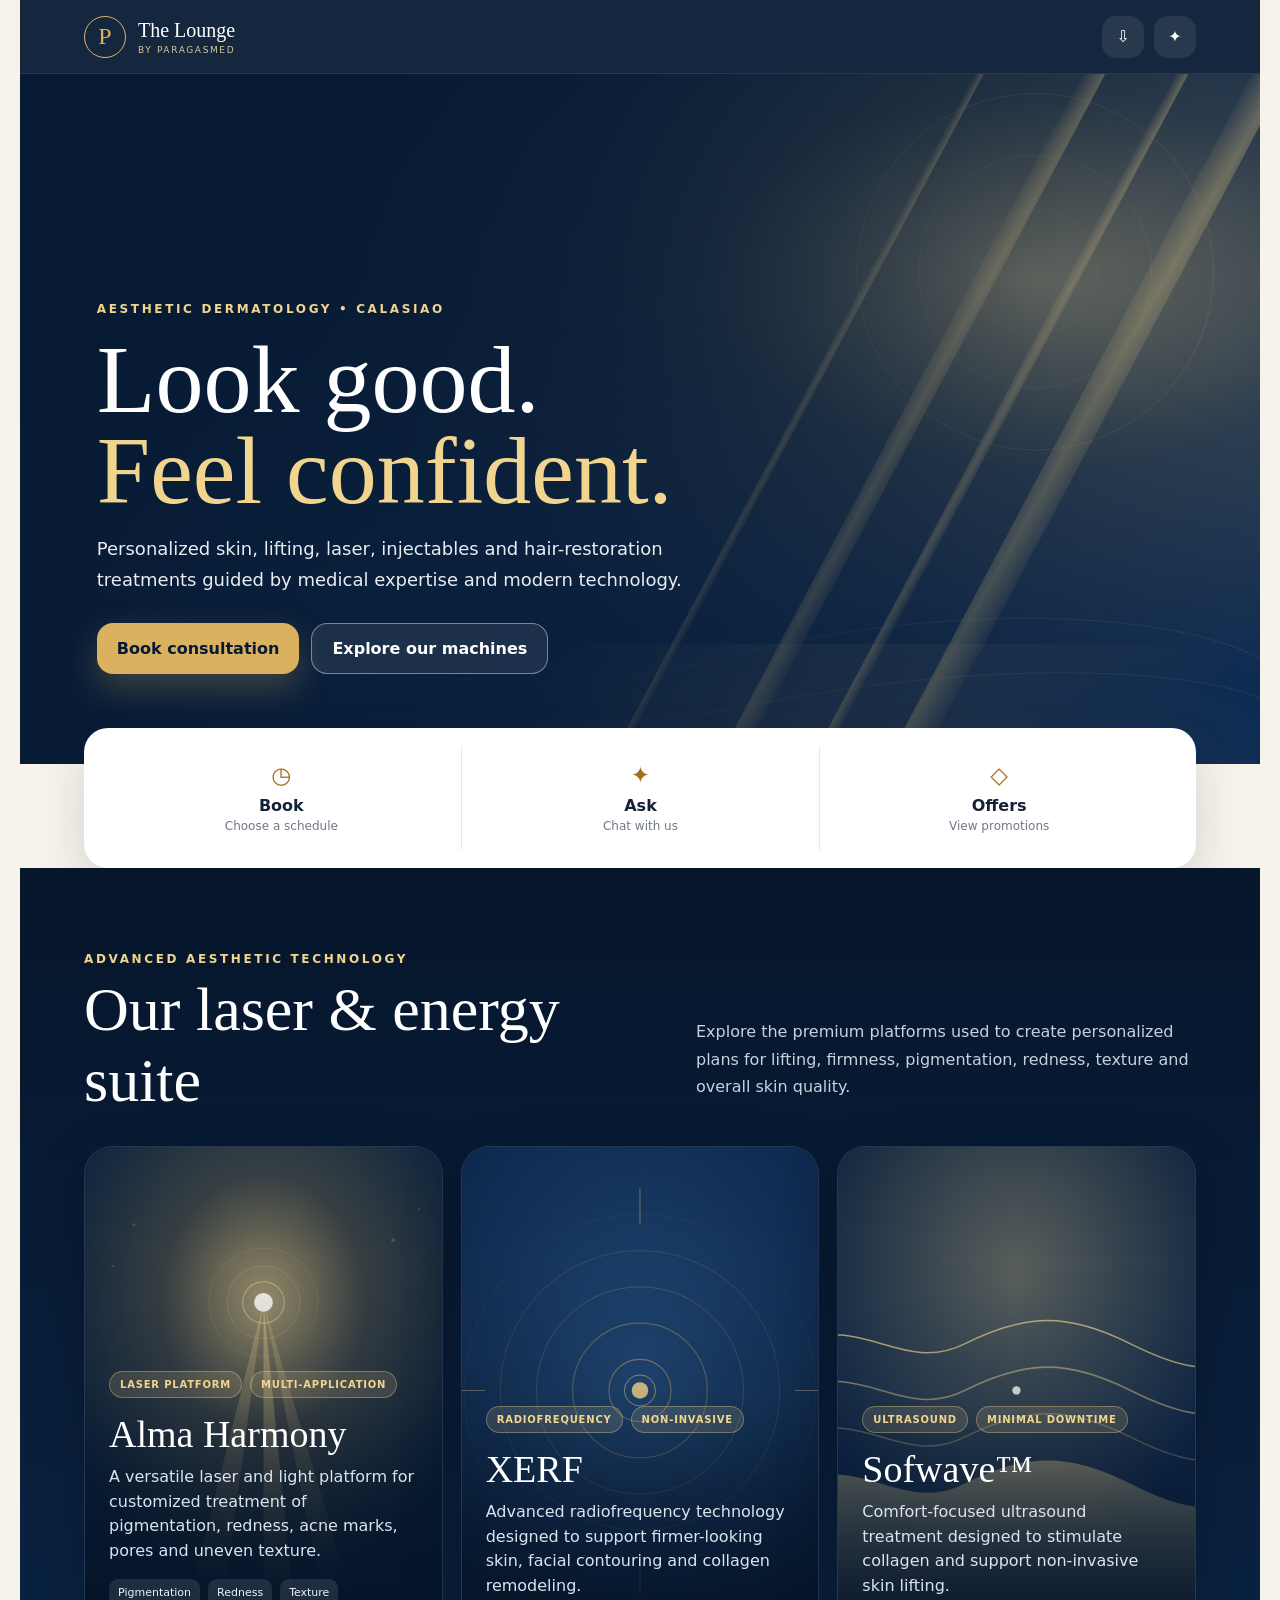
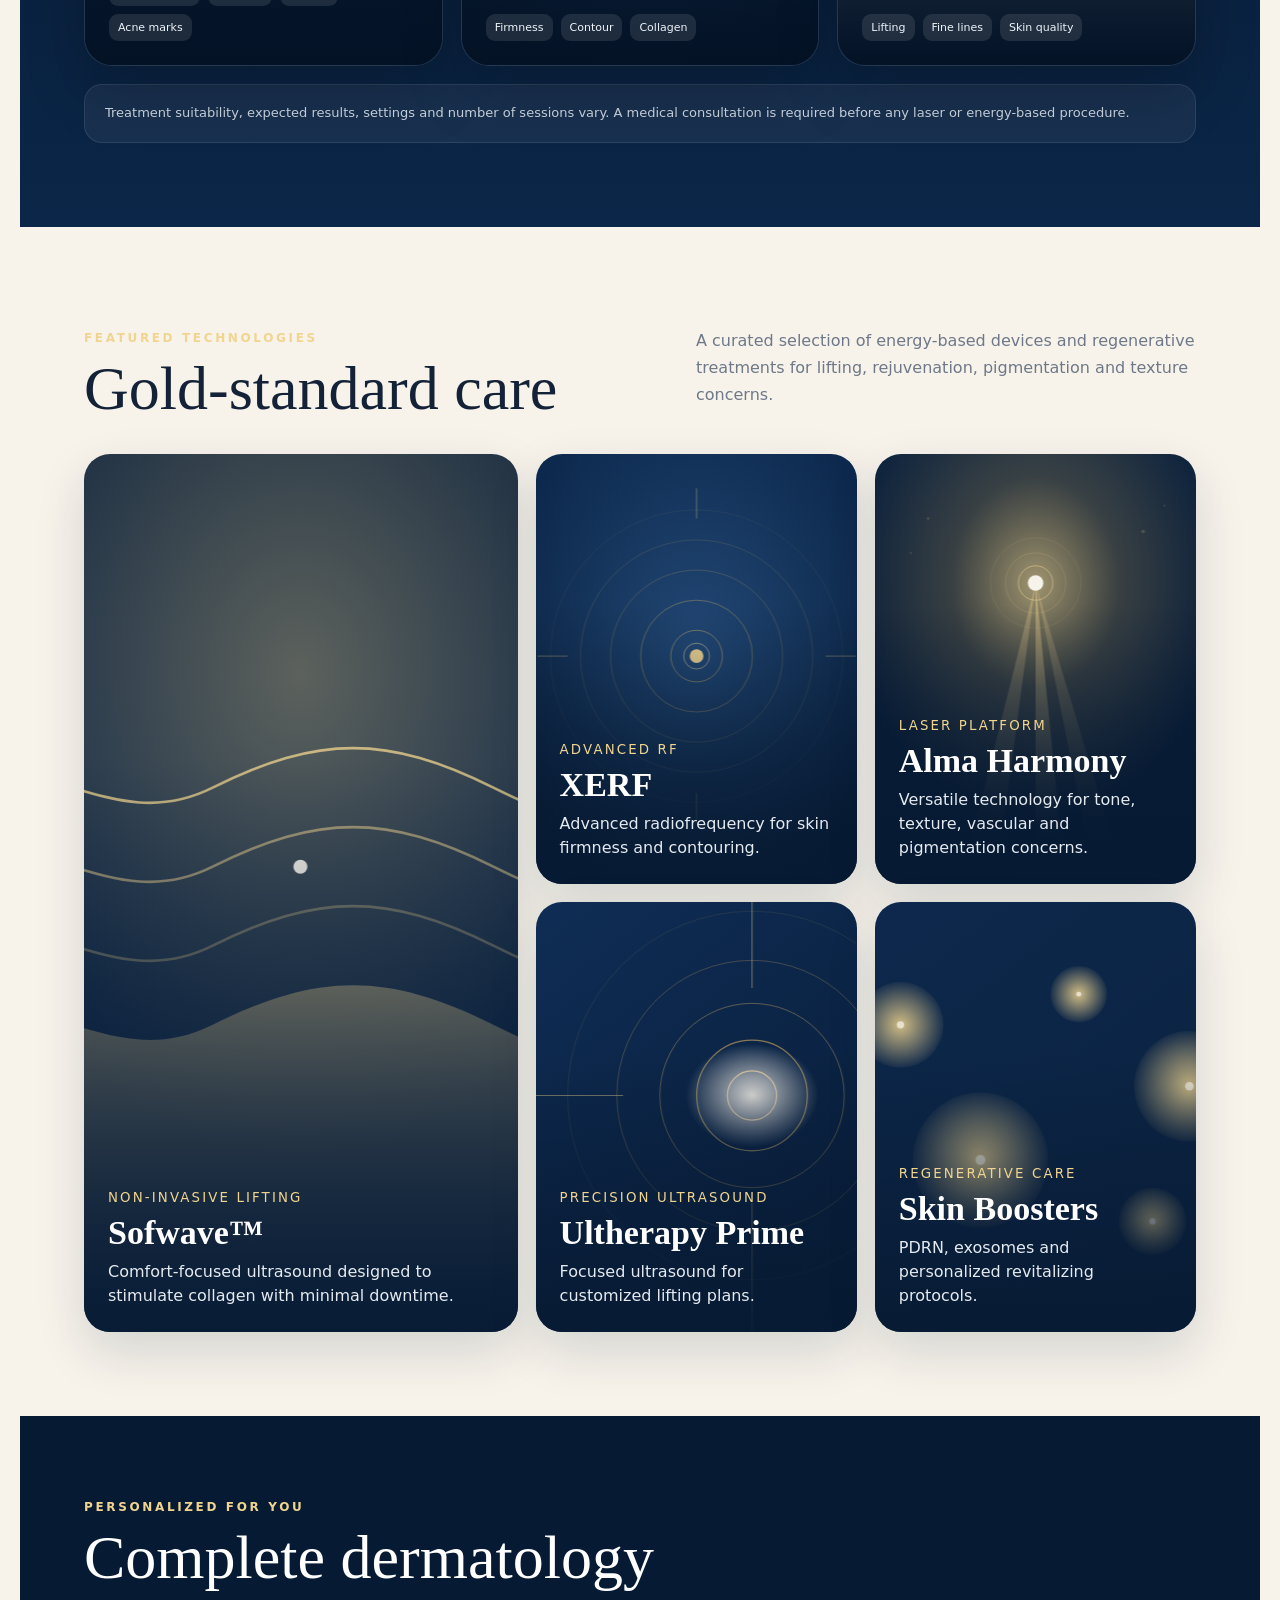
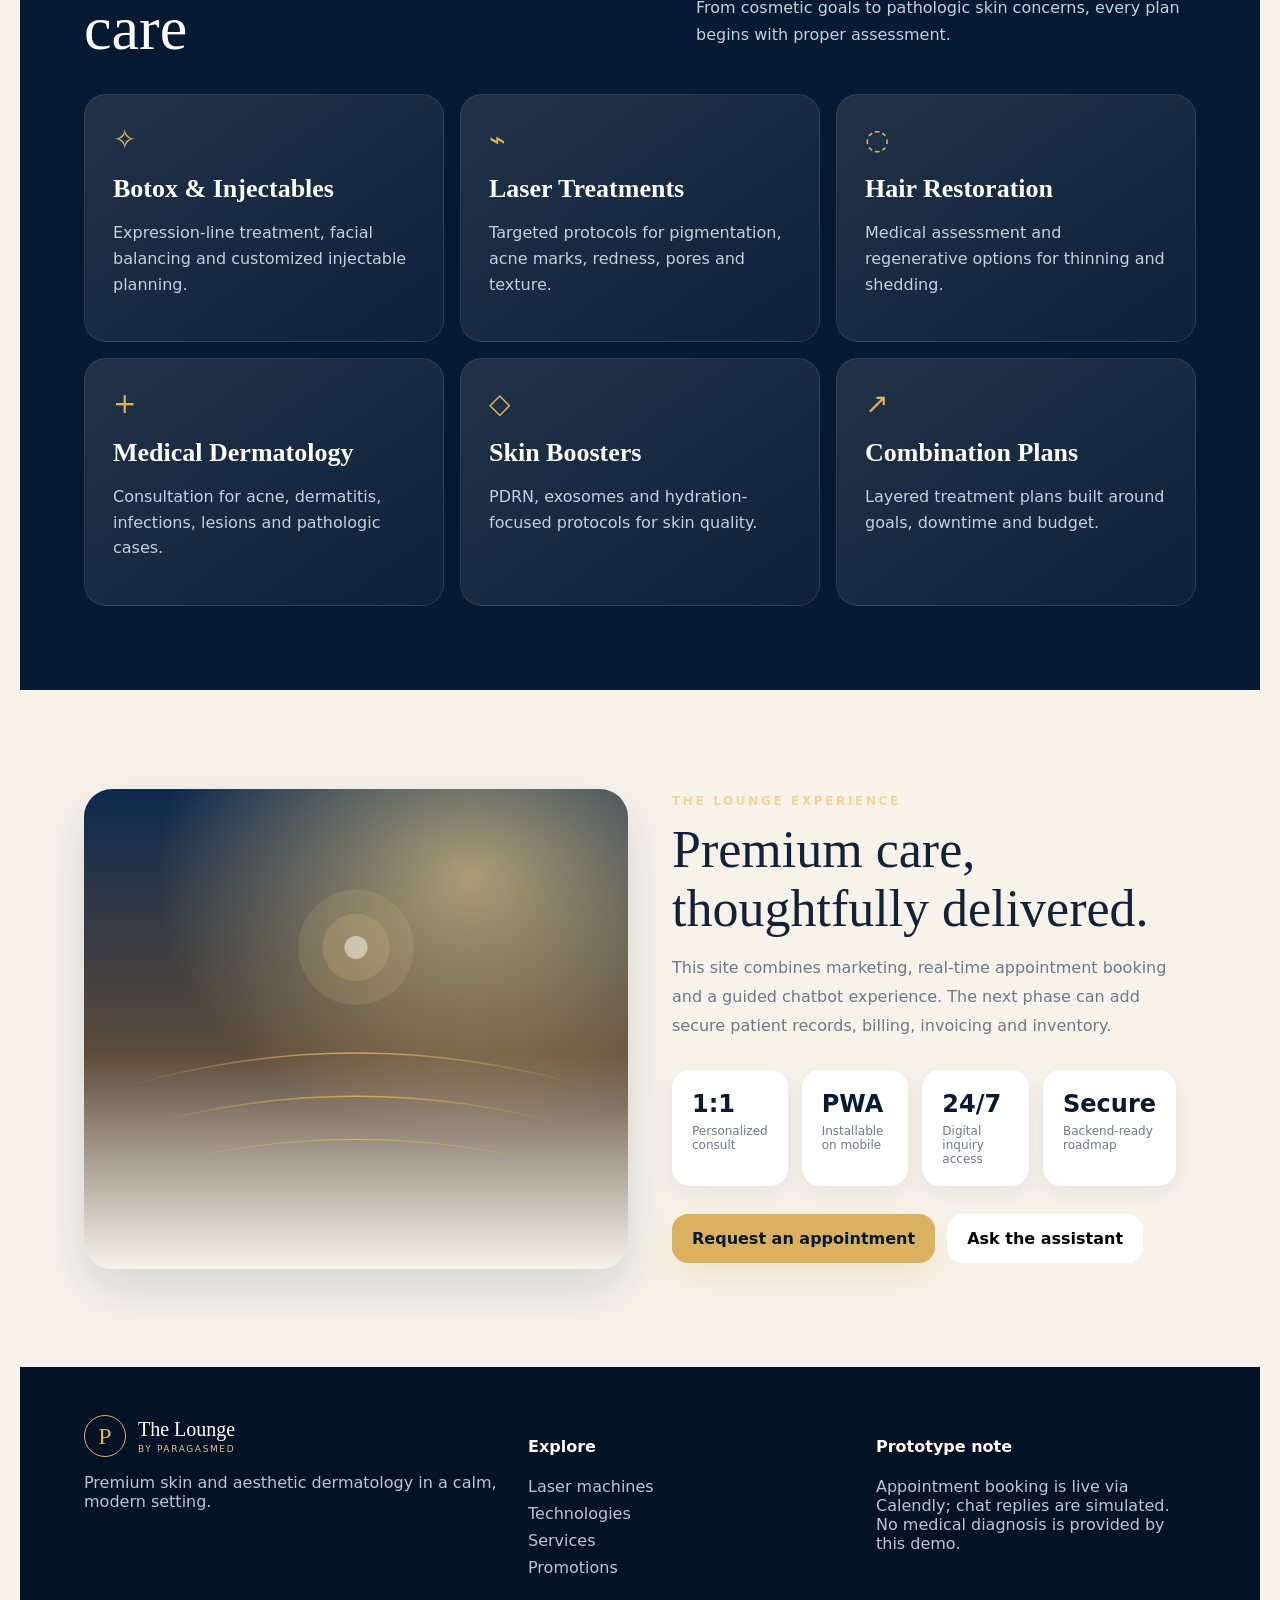
<file: index.html>
<!doctype html>
<html lang="en">
<head>
  <meta charset="utf-8" />
  <meta name="viewport" content="width=device-width,initial-scale=1,viewport-fit=cover" />
  <meta name="theme-color" content="#071a33" />
  <meta name="apple-mobile-web-app-capable" content="yes" />
  <meta name="apple-mobile-web-app-status-bar-style" content="black-translucent" />
  <meta name="apple-mobile-web-app-title" content="The Lounge" />
  <meta name="description" content="The Lounge by ParagasMed — premium aesthetic dermatology, skin, laser, lifting, injectables and hair restoration." />
  <link rel="manifest" href="manifest.webmanifest" />
  <link rel="apple-touch-icon" href="assets/icon-192.png" />
  <title>The Lounge by ParagasMed</title>
  <link rel="stylesheet" href="styles.css" />
</head>
<body>
<div class="app">
<header class="topbar">
  <div class="brand"><div class="monogram">P</div><div><h1>The Lounge</h1><small>BY PARAGASMED</small></div></div>
  <div class="top-actions"><button class="icon-btn" id="installBtn" title="Install app">⇩</button><button class="icon-btn" onclick="openChat()">✦</button></div>
</header>

<main>
<section class="hero" id="home">
  <div class="hero-copy">
    <div class="eyebrow">Aesthetic dermatology • Calasiao</div>
    <h2>Look good.<br><span>Feel confident.</span></h2>
    <p>Personalized skin, lifting, laser, injectables and hair-restoration treatments guided by medical expertise and modern technology.</p>
    <div class="cta-row">
      <button class="btn btn-gold" onclick="openBooking()">Book consultation</button>
      <button class="btn btn-outline" onclick="document.querySelector('#machines').scrollIntoView()">Explore our machines</button>
    </div>
  </div>
</section>

<div class="quick">
  <button onclick="openBooking()"><div class="qicon">◷</div><strong>Book</strong><span>Choose a schedule</span></button>
  <button onclick="openChat()"><div class="qicon">✦</div><strong>Ask</strong><span>Chat with us</span></button>
  <button onclick="document.querySelector('#promotions').scrollIntoView()"><div class="qicon">◇</div><strong>Offers</strong><span>View promotions</span></button>
</div>

<section class="machine-showcase" id="machines">
  <div class="section-head">
    <div>
      <div class="eyebrow">Advanced aesthetic technology</div>
      <h3>Our laser & energy suite</h3>
    </div>
    <p>Explore the premium platforms used to create personalized plans for lifting, firmness, pigmentation, redness, texture and overall skin quality.</p>
  </div>

  <div class="machine-grid">
    <article class="machine-card">
      <img src="assets/alma.svg" alt="Alma Harmony laser platform" loading="lazy">
      <div class="machine-info">
        <div class="machine-badges"><span class="badge">Laser platform</span><span class="badge">Multi-application</span></div>
        <h4>Alma Harmony</h4>
        <p>A versatile laser and light platform for customized treatment of pigmentation, redness, acne marks, pores and uneven texture.</p>
        <div class="machine-focus"><span>Pigmentation</span><span>Redness</span><span>Texture</span><span>Acne marks</span></div>
      </div>
    </article>

    <article class="machine-card">
      <img src="assets/xerf.svg" alt="XERF radiofrequency machine" loading="lazy">
      <div class="machine-info">
        <div class="machine-badges"><span class="badge">Radiofrequency</span><span class="badge">Non-invasive</span></div>
        <h4>XERF</h4>
        <p>Advanced radiofrequency technology designed to support firmer-looking skin, facial contouring and collagen remodeling.</p>
        <div class="machine-focus"><span>Firmness</span><span>Contour</span><span>Collagen</span></div>
      </div>
    </article>

    <article class="machine-card">
      <img src="assets/sofwave.svg" alt="Sofwave ultrasound machine" loading="lazy">
      <div class="machine-info">
        <div class="machine-badges"><span class="badge">Ultrasound</span><span class="badge">Minimal downtime</span></div>
        <h4>Sofwave™</h4>
        <p>Comfort-focused ultrasound treatment designed to stimulate collagen and support non-invasive skin lifting.</p>
        <div class="machine-focus"><span>Lifting</span><span>Fine lines</span><span>Skin quality</span></div>
      </div>
    </article>
  </div>

  <div class="laser-note">Treatment suitability, expected results, settings and number of sessions vary. A medical consultation is required before any laser or energy-based procedure.</div>
</section>

<section id="treatments">
  <div class="section-head">
    <div><div class="eyebrow">Featured technologies</div><h3>Gold-standard care</h3></div>
    <p>A curated selection of energy-based devices and regenerative treatments for lifting, rejuvenation, pigmentation and texture concerns.</p>
  </div>
  <div class="tech-grid">
    <article class="tech-card" style="background-image:url('assets/sofwave.svg')"><div class="tech-copy"><small>NON-INVASIVE LIFTING</small><h4>Sofwave™</h4><p>Comfort-focused ultrasound designed to stimulate collagen with minimal downtime.</p></div></article>
    <article class="tech-card" style="background-image:url('assets/xerf.svg')"><div class="tech-copy"><small>ADVANCED RF</small><h4>XERF</h4><p>Advanced radiofrequency for skin firmness and contouring.</p></div></article>
    <article class="tech-card" style="background-image:url('assets/alma.svg')"><div class="tech-copy"><small>LASER PLATFORM</small><h4>Alma Harmony</h4><p>Versatile technology for tone, texture, vascular and pigmentation concerns.</p></div></article>
    <article class="tech-card" style="background-image:url('assets/ultherapy.svg')"><div class="tech-copy"><small>PRECISION ULTRASOUND</small><h4>Ultherapy Prime</h4><p>Focused ultrasound for customized lifting plans.</p></div></article>
    <article class="tech-card" style="background-image:url('assets/skinbooster.svg')"><div class="tech-copy"><small>REGENERATIVE CARE</small><h4>Skin Boosters</h4><p>PDRN, exosomes and personalized revitalizing protocols.</p></div></article>
  </div>
</section>

<section class="services" id="services">
  <div class="section-head">
    <div><div class="eyebrow">Personalized for you</div><h3>Complete dermatology care</h3></div>
    <p>From cosmetic goals to pathologic skin concerns, every plan begins with proper assessment.</p>
  </div>
  <div class="service-grid">
    <article class="service-card"><div class="service-icon">✧</div><h4>Botox & Injectables</h4><p>Expression-line treatment, facial balancing and customized injectable planning.</p></article>
    <article class="service-card"><div class="service-icon">⌁</div><h4>Laser Treatments</h4><p>Targeted protocols for pigmentation, acne marks, redness, pores and texture.</p></article>
    <article class="service-card"><div class="service-icon">◌</div><h4>Hair Restoration</h4><p>Medical assessment and regenerative options for thinning and shedding.</p></article>
    <article class="service-card"><div class="service-icon">+</div><h4>Medical Dermatology</h4><p>Consultation for acne, dermatitis, infections, lesions and pathologic cases.</p></article>
    <article class="service-card"><div class="service-icon">◇</div><h4>Skin Boosters</h4><p>PDRN, exosomes and hydration-focused protocols for skin quality.</p></article>
    <article class="service-card"><div class="service-icon">↗</div><h4>Combination Plans</h4><p>Layered treatment plans built around goals, downtime and budget.</p></article>
  </div>
</section>

<section id="promotions">
  <div class="promo">
    <div class="promo-image"></div>
    <div class="promo-copy">
      <div class="eyebrow">The Lounge experience</div>
      <h3>Premium care, thoughtfully delivered.</h3>
      <p>This site combines marketing, real-time appointment booking and a guided chatbot experience. The next phase can add secure patient records, billing, invoicing and inventory.</p>
      <div class="trust">
        <div><strong>1:1</strong><span>Personalized consult</span></div>
        <div><strong>PWA</strong><span>Installable on mobile</span></div>
        <div><strong>24/7</strong><span>Digital inquiry access</span></div>
        <div><strong>Secure</strong><span>Backend-ready roadmap</span></div>
      </div>
      <div class="cta-row">
        <button class="btn btn-gold" onclick="openBooking()">Request an appointment</button>
        <button class="btn" style="background:white" onclick="openChat()">Ask the assistant</button>
      </div>
    </div>
  </div>
</section>
</main>

<footer class="footer">
  <div class="footer-grid">
    <div><div class="brand"><div class="monogram">P</div><div><h1>The Lounge</h1><small>BY PARAGASMED</small></div></div><p>Premium skin and aesthetic dermatology in a calm, modern setting.</p></div>
    <div><h4>Explore</h4><a href="#machines">Laser machines</a><a href="#treatments">Technologies</a><a href="#services">Services</a><a href="#promotions">Promotions</a></div>
    <div><h4>Prototype note</h4><p>Appointment booking is live via Calendly; chat replies are simulated. No medical diagnosis is provided by this demo.</p></div>
  </div>
</footer>
</div>

<nav class="bottom-nav">
  <button onclick="scrollTo(0,0)"><b>⌂</b>Home</button>
  <button onclick="document.querySelector('#machines').scrollIntoView()"><b>◇</b>Machines</button>
  <button class="book-fab" onclick="openBooking()">+</button>
  <button onclick="openChat()"><b>✦</b>Ask</button>
  <button onclick="showToast('Patient portal is planned for Phase 2')"><b>○</b>Profile</button>
</nav>

<div class="modal" id="booking">
  <div class="sheet">
    <div class="sheet-head"><div><div class="eyebrow">Appointment request</div><h3>Book a consultation</h3></div><button class="close" onclick="closeBooking()">×</button></div>
    <p class="notice">Pick a slot below — you'll get an email confirmation right away.</p>
    <div class="calendly-inline-widget" data-url="https://calendly.com/skincarebylounge?hide_gdpr_banner=1&primary_color=d9b15f" style="min-width:280px;height:680px;"></div>
  </div>
</div>

<div class="chat" id="chat">
  <div class="sheet">
    <div class="chat-head"><div><strong>Lounge Assistant</strong><div style="font-size:11px;color:#d8c79e">General information only</div></div><button class="close" onclick="closeChat()">×</button></div>
    <div class="chat-body" id="chatBody"><div class="bubble bot">Welcome to The Lounge by ParagasMed. Ask about treatments, downtime, booking or consultation preparation.</div></div>
    <form class="chat-input" id="chatForm"><input id="chatInput" placeholder="Ask a question..." autocomplete="off"><button class="btn btn-gold">Send</button></form>
  </div>
</div>

<div class="toast" id="toast"></div>

<script src="https://assets.calendly.com/assets/external/widget.js" async></script>
<script src="script.js"></script>
</body>
</html>
</file>
<file: styles.css>
:root{
  --navy:#071a33;--navy2:#0d294e;--navy3:#102f59;
  --gold:#d9b15f;--gold2:#f1d58f;--cream:#f7f3eb;
  --ink:#142238;--muted:#6e7888;--white:#fff;
  --shadow:0 20px 50px rgba(7,26,51,.14)
}
*{box-sizing:border-box}
html{scroll-behavior:smooth}
body{margin:0;font-family:Inter,ui-sans-serif,system-ui,-apple-system,BlinkMacSystemFont,"Segoe UI",sans-serif;background:var(--cream);color:var(--ink)}
button,input,select,textarea{font:inherit}
.app{max-width:1240px;margin:auto;background:var(--cream);min-height:100vh}
.topbar{position:sticky;top:0;z-index:30;height:74px;padding:0 5vw;display:flex;align-items:center;justify-content:space-between;background:rgba(7,26,51,.94);backdrop-filter:blur(18px);color:white;border-bottom:1px solid rgba(255,255,255,.08)}
.brand{display:flex;gap:12px;align-items:center}
.monogram{width:42px;height:42px;border:1px solid var(--gold);border-radius:50%;display:grid;place-items:center;font-family:Georgia,serif;color:var(--gold);font-size:24px}
.brand h1{font-family:Georgia,serif;font-size:20px;margin:0;font-weight:500}
.brand small{display:block;color:#d7c59a;font-size:9px;letter-spacing:.18em;margin-top:3px}
.top-actions{display:flex;gap:10px}
.icon-btn{border:0;background:rgba(255,255,255,.08);color:white;width:42px;height:42px;border-radius:14px;cursor:pointer}
.hero{min-height:690px;display:grid;align-items:end;position:relative;overflow:hidden;background:linear-gradient(90deg,rgba(7,26,51,.96) 0%,rgba(7,26,51,.76) 46%,rgba(7,26,51,.14) 100%),url('assets/hero.svg') center/cover no-repeat;color:white;padding:8vw 6vw 7vw}
.hero:after{content:"";position:absolute;inset:auto -20% -55% 20%;height:500px;background:radial-gradient(circle,var(--gold) 0,transparent 62%);opacity:.13}
.hero-copy{position:relative;z-index:2;max-width:690px}
.eyebrow{font-size:12px;letter-spacing:.22em;font-weight:700;color:var(--gold2);text-transform:uppercase}
.hero h2{font-family:Georgia,serif;font-size:clamp(52px,8vw,96px);line-height:.95;font-weight:400;margin:18px 0}
.hero h2 span{color:var(--gold2)}
.hero p{font-size:18px;line-height:1.7;color:#e9edf2;max-width:590px}
.cta-row{display:flex;gap:12px;flex-wrap:wrap;margin-top:28px}
.btn{border:0;border-radius:16px;padding:15px 20px;font-weight:700;cursor:pointer;transition:.2s transform,.2s box-shadow}
.btn:hover{transform:translateY(-2px)}
.btn-gold{background:var(--gold);color:var(--navy);box-shadow:0 14px 35px rgba(217,177,95,.26)}
.btn-outline{background:rgba(255,255,255,.08);color:white;border:1px solid rgba(255,255,255,.42)}
.quick{position:relative;z-index:4;margin:-36px 5vw 0;background:white;border-radius:24px;padding:18px;display:grid;grid-template-columns:repeat(3,1fr);box-shadow:var(--shadow)}
.quick button{border:0;background:transparent;padding:16px;cursor:pointer}
.quick button+button{border-left:1px solid #ece8df}
.quick strong{display:block;color:var(--ink);margin-top:8px}
.quick span{font-size:12px;color:var(--muted)}
.quick .qicon{font-size:23px;color:#a66f17}
section{padding:84px 5vw}
.section-head{display:flex;justify-content:space-between;gap:20px;align-items:end;margin-bottom:30px}
.section-head h3{font-family:Georgia,serif;font-size:clamp(38px,5vw,62px);font-weight:400;margin:8px 0 0}
.section-head p{max-width:500px;color:var(--muted);line-height:1.7}

.machine-showcase{background:linear-gradient(180deg,#06162b,#0b2648);color:white;overflow:hidden}
.machine-showcase .section-head p{color:#c8d2df}
.machine-grid{display:grid;grid-template-columns:repeat(3,1fr);gap:18px}
.machine-card{position:relative;min-height:520px;border-radius:28px;overflow:hidden;background:#0b213d;border:1px solid rgba(255,255,255,.1);box-shadow:0 24px 60px rgba(0,0,0,.24)}
.machine-card img{width:100%;height:100%;object-fit:cover;position:absolute;inset:0;transition:transform .55s ease}
.machine-card:hover img{transform:scale(1.045)}
.machine-card:after{content:"";position:absolute;inset:0;background:linear-gradient(180deg,rgba(7,26,51,.03) 22%,rgba(7,26,51,.2) 48%,rgba(4,18,37,.98) 100%)}
.machine-info{position:absolute;z-index:2;left:24px;right:24px;bottom:24px}
.machine-badges{display:flex;gap:8px;flex-wrap:wrap;margin-bottom:14px}
.badge{display:inline-flex;align-items:center;padding:7px 10px;border-radius:999px;background:rgba(241,213,143,.14);border:1px solid rgba(241,213,143,.34);color:var(--gold2);font-size:10px;font-weight:800;letter-spacing:.08em;text-transform:uppercase}
.machine-info h4{font-family:Georgia,serif;font-size:38px;font-weight:400;margin:0 0 9px}
.machine-info p{color:#dbe4ee;line-height:1.55;margin:0}
.machine-focus{display:flex;gap:8px;flex-wrap:wrap;margin-top:15px}
.machine-focus span{font-size:11px;padding:7px 9px;border-radius:9px;background:rgba(255,255,255,.1);color:#edf3f8}
.laser-note{margin-top:18px;padding:18px 20px;border-radius:18px;background:rgba(255,255,255,.06);border:1px solid rgba(255,255,255,.09);color:#cbd6e2;line-height:1.6;font-size:13px}

.tech-grid{display:grid;grid-template-columns:1.35fr 1fr 1fr;gap:18px}
.tech-card{min-height:430px;position:relative;border-radius:26px;overflow:hidden;background-size:cover;background-position:center;box-shadow:var(--shadow)}
.tech-card:first-child{grid-row:span 2;min-height:620px}
.tech-card:after{content:"";position:absolute;inset:0;background:linear-gradient(180deg,transparent 35%,rgba(7,26,51,.92) 100%)}
.tech-copy{position:absolute;z-index:2;left:24px;right:24px;bottom:24px;color:white}
.tech-copy small{color:var(--gold2);letter-spacing:.16em}
.tech-copy h4{font-family:Georgia,serif;font-size:34px;margin:8px 0}
.tech-copy p{color:#e5eaf0;line-height:1.5;margin:0}
.services{background:var(--navy);color:white}
.services .section-head p{color:#c4cfdd}
.service-grid{display:grid;grid-template-columns:repeat(3,1fr);gap:16px}
.service-card{padding:28px;border-radius:22px;background:linear-gradient(145deg,rgba(255,255,255,.1),rgba(255,255,255,.04));border:1px solid rgba(255,255,255,.1);min-height:220px}
.service-icon{font-size:28px;color:var(--gold)}
.service-card h4{font-family:Georgia,serif;font-size:26px;margin:18px 0 10px}
.service-card p{color:#c5d0dc;line-height:1.6}
.promo{display:grid;grid-template-columns:1fr 1fr;gap:24px;align-items:center}
.promo-image{min-height:480px;border-radius:28px;background:url('assets/promo.svg') center/cover;box-shadow:var(--shadow)}
.promo-copy{padding:20px}
.promo-copy h3{font-family:Georgia,serif;font-size:52px;font-weight:400;margin:12px 0}
.promo-copy p{color:var(--muted);line-height:1.8}
.trust{display:grid;grid-template-columns:repeat(4,1fr);gap:14px;margin-top:30px}
.trust div{background:white;border-radius:18px;padding:20px;box-shadow:0 8px 25px rgba(7,26,51,.07)}
.trust strong{font-size:24px;color:var(--navy)}
.trust span{display:block;color:var(--muted);font-size:12px;margin-top:6px}
.footer{background:#041225;color:white;padding:48px 5vw 110px}
.footer-grid{display:grid;grid-template-columns:1.3fr 1fr 1fr;gap:28px}
.footer p,.footer a{color:#b9c6d4}
.footer a{text-decoration:none;display:block;margin:8px 0}
.bottom-nav{position:fixed;z-index:25;left:50%;transform:translateX(-50%);bottom:12px;width:min(94%,620px);display:none;grid-template-columns:repeat(5,1fr);background:rgba(255,255,255,.95);backdrop-filter:blur(18px);border:1px solid rgba(7,26,51,.08);border-radius:22px;padding:8px;box-shadow:0 18px 50px rgba(7,26,51,.25)}
.bottom-nav button{border:0;background:transparent;padding:8px;font-size:10px;color:var(--muted)}
.bottom-nav b{display:block;font-size:20px;color:var(--navy);margin-bottom:2px}
.bottom-nav .book-fab{margin-top:-30px;background:var(--gold);border-radius:50%;width:58px;height:58px;justify-self:center;font-size:26px;color:var(--navy);box-shadow:0 12px 30px rgba(217,177,95,.45)}
.modal,.chat{position:fixed;z-index:60;inset:0;display:none;align-items:flex-end;justify-content:center;background:rgba(2,10,20,.62);padding:18px}
.modal.show,.chat.show{display:flex}
.sheet{width:min(100%,620px);max-height:90vh;overflow:auto;background:white;border-radius:28px 28px 18px 18px;padding:24px}
.sheet-head{display:flex;align-items:center;justify-content:space-between}
.sheet h3{font-family:Georgia,serif;font-size:34px;margin:0}
.close{border:0;background:#edf0f4;width:38px;height:38px;border-radius:50%;cursor:pointer}
.notice{font-size:12px;color:var(--muted);line-height:1.5;margin:14px 0}
.chat .sheet{padding:0;overflow:hidden}
.chat-head{padding:20px 22px;background:var(--navy);color:white;display:flex;justify-content:space-between}
.chat-body{height:420px;overflow:auto;padding:18px;background:#f6f7f9}
.bubble{max-width:82%;padding:12px 14px;border-radius:16px;margin:8px 0;line-height:1.5;font-size:14px}
.bot{background:white;color:var(--ink);border-bottom-left-radius:5px}
.user{background:var(--navy2);color:white;margin-left:auto;border-bottom-right-radius:5px}
.chat-input{display:flex;gap:8px;padding:12px;border-top:1px solid #e5e8ed}
.chat-input input{flex:1;border:1px solid #dfe4ea;border-radius:14px;padding:12px}
.toast{position:fixed;z-index:80;left:50%;bottom:100px;transform:translateX(-50%) translateY(20px);background:var(--navy);color:white;padding:13px 18px;border-radius:14px;opacity:0;pointer-events:none;transition:.25s}
.toast.show{opacity:1;transform:translateX(-50%) translateY(0)}

@media(max-width:900px){
  .machine-grid{grid-template-columns:1fr 1fr}
  .machine-card:first-child{grid-column:1/-1}
  .tech-grid{grid-template-columns:1fr 1fr}
  .tech-card:first-child{grid-column:1/-1;grid-row:auto}
  .service-grid{grid-template-columns:1fr 1fr}
  .promo{grid-template-columns:1fr}
  .trust{grid-template-columns:1fr 1fr}
  .footer-grid{grid-template-columns:1fr 1fr}
}
@media(max-width:650px){
  .topbar{height:68px;padding:0 18px}
  .brand h1{font-size:17px}
  .top-actions .icon-btn:first-child{display:none}
  .hero{min-height:650px;padding:110px 22px 78px;background-position:60% center}
  .hero h2{font-size:54px}
  .hero p{font-size:15px}
  .quick{margin:-30px 14px 0;padding:8px}
  .quick button{padding:13px 4px}
  .quick span{display:none}
  section{padding:64px 18px}
  .section-head{display:block}
  .machine-grid,.tech-grid,.service-grid{grid-template-columns:1fr}
  .machine-card,.machine-card:first-child{min-height:520px;grid-column:auto}
  .machine-card img{object-position:center}
  .tech-card,.tech-card:first-child{min-height:420px}
  .promo-image{min-height:400px}
  .promo-copy{padding:0}
  .promo-copy h3{font-size:42px}
  .trust{grid-template-columns:1fr 1fr}
  .footer-grid{grid-template-columns:1fr}
  .bottom-nav{display:grid}
  .footer{padding-bottom:130px}
}
</file>
